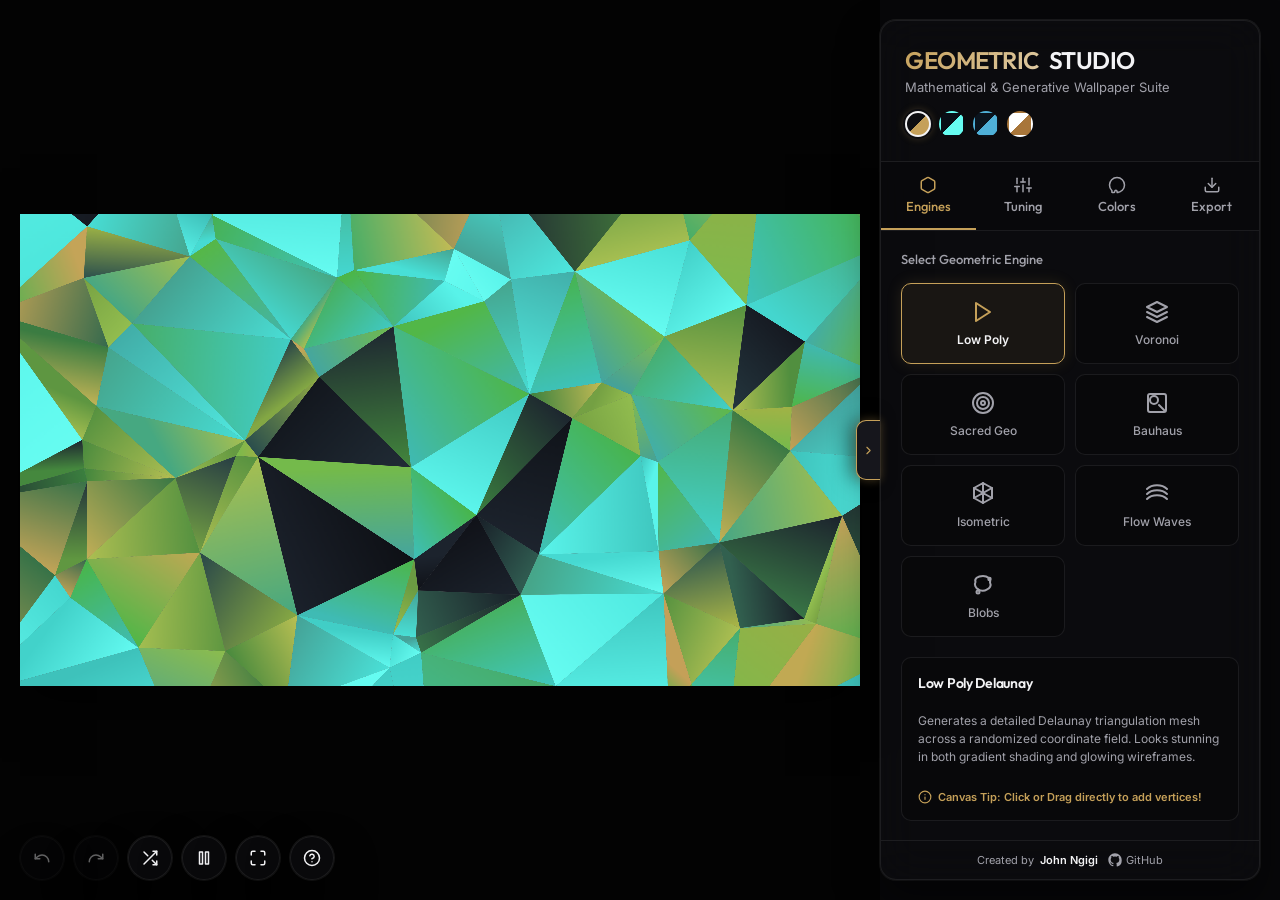
<file: index.html>
<!DOCTYPE html>
<html lang="en">
<head>
  <meta charset="UTF-8">
  <meta name="viewport" content="width=device-width, initial-scale=1.0">
  <meta name="description" content="Generate high-resolution geometric and mathematical wallpapers with ease. Customize low-poly meshes, Voronoi cells, sacred geometry, isometric art, and fluid flow fields. Export in 4K resolution and vector SVG.">
  <title>Geometric Wallpaper Studio - Premium Generative Art Engine</title>
  <link rel="icon" href="data:image/svg+xml,<svg xmlns='http://www.w3.org/2000/svg' viewBox='0 0 100 100'><polygon points='50,5 95,75 5,75' fill='%23c5a059'/></svg>">
  <link rel="stylesheet" href="styles.css">
  <!-- Defer loading of JS scripts to guarantee DOM readiness -->
  <script src="palettes.js" defer></script>
  <script src="patterns.js" defer></script>
  <script src="app.js" defer></script>
</head>
<body>

  <div class="app-container">
    
    <!-- --- INTERACTIVE ARTWORK CANVAS --- -->
    <div class="canvas-viewport" id="viewport">
      <canvas id="mainCanvas" role="img" aria-label="Generative geometric wallpaper artwork. Click or drag on the canvas to sculpt vertices."></canvas>
    </div>

    <!-- --- WORKSPACE UTILITIES (BOTTOM-LEFT FLOATING) --- -->
    <div class="workspace-controls">
      <button class="control-circle disabled" id="undoBtn" title="Undo Last Change" aria-label="Undo Last Change">
        <svg xmlns="http://www.w3.org/2000/svg" viewBox="0 0 24 24" fill="none" stroke="currentColor" stroke-width="2" stroke-linecap="round" stroke-linejoin="round">
          <path d="M3 7v6h6"></path>
          <path d="M21 17a9 9 0 0 0-9-9 9 9 0 0 0-6 2.3L3 13"></path>
        </svg>
      </button>
      <button class="control-circle disabled" id="redoBtn" title="Redo" aria-label="Redo Last Change">
        <svg xmlns="http://www.w3.org/2000/svg" viewBox="0 0 24 24" fill="none" stroke="currentColor" stroke-width="2" stroke-linecap="round" stroke-linejoin="round">
          <path d="M21 7v6h-6"></path>
          <path d="M3 17a9 9 0 0 1 9-9 9 9 0 0 1 6 2.3l3 2.7"></path>
        </svg>
      </button>
      <button class="control-circle" id="shuffleBtn" title="Shuffle Settings & Seed" aria-label="Shuffle Settings and Seed">
        <svg xmlns="http://www.w3.org/2000/svg" viewBox="0 0 24 24" fill="none" stroke="currentColor" stroke-width="2" stroke-linecap="round" stroke-linejoin="round">
          <path d="M16 3h5v5"></path>
          <path d="M4 20L21 3"></path>
          <path d="M21 16v5h-5"></path>
          <path d="M15 15l6 6"></path>
          <path d="M4 4l5 5"></path>
        </svg>
      </button>
      <button class="control-circle" id="pauseBtn" title="Pause Animation" aria-label="Pause/Resume Animation">
        <svg xmlns="http://www.w3.org/2000/svg" viewBox="0 0 24 24" fill="none" stroke="currentColor" stroke-width="2" stroke-linecap="round" stroke-linejoin="round" id="pauseIcon">
          <rect x="6" y="4" width="4" height="16"></rect>
          <rect x="14" y="4" width="4" height="16"></rect>
        </svg>
      </button>
      <button class="control-circle" id="fullScreenBtn" title="Toggle Fullscreen Mode" aria-label="Toggle Fullscreen Mode">
        <svg xmlns="http://www.w3.org/2000/svg" viewBox="0 0 24 24" fill="none" stroke="currentColor" stroke-width="2" stroke-linecap="round" stroke-linejoin="round">
          <path d="M8 3H5a2 2 0 0 0-2 2v3"></path>
          <path d="M21 8V5a2 2 0 0 0-2-2h-3"></path>
          <path d="M3 16v3a2 2 0 0 0 2 2h3"></path>
          <path d="M16 21h3a2 2 0 0 0 2-2v-3"></path>
        </svg>
      </button>
      <button class="control-circle" id="shortcutsBtn" title="Keyboard Shortcuts" aria-label="Show Keyboard Shortcuts" aria-haspopup="dialog">
        <svg xmlns="http://www.w3.org/2000/svg" viewBox="0 0 24 24" fill="none" stroke="currentColor" stroke-width="2" stroke-linecap="round" stroke-linejoin="round">
          <circle cx="12" cy="12" r="10"></circle>
          <path d="M9.09 9a3 3 0 0 1 5.83 1c0 2-3 3-3 3"></path>
          <line x1="12" y1="17" x2="12.01" y2="17"></line>
        </svg>
      </button>
    </div>

    <!-- --- KEYBOARD SHORTCUTS LEGEND (hidden by default) --- -->
    <div class="shortcuts-modal-backdrop hidden" id="shortcutsModalBackdrop">
      <div class="shortcuts-modal" role="dialog" aria-modal="true" aria-labelledby="shortcutsModalTitle">
        <div class="shortcuts-modal-header">
          <h2 id="shortcutsModalTitle">Keyboard Shortcuts</h2>
          <button class="control-circle" id="shortcutsCloseBtn" title="Close" aria-label="Close Keyboard Shortcuts">
            <svg xmlns="http://www.w3.org/2000/svg" viewBox="0 0 24 24" fill="none" stroke="currentColor" stroke-width="2" stroke-linecap="round" stroke-linejoin="round">
              <line x1="18" y1="6" x2="6" y2="18"></line>
              <line x1="6" y1="6" x2="18" y2="18"></line>
            </svg>
          </button>
        </div>
        <ul class="shortcuts-list">
          <li><kbd>Ctrl/Cmd</kbd> + <kbd>Z</kbd><span>Undo</span></li>
          <li><kbd>Ctrl/Cmd</kbd> + <kbd>Shift</kbd> + <kbd>Z</kbd><span>Redo</span></li>
          <li><kbd>S</kbd><span>Shuffle settings & palette</span></li>
          <li><kbd>P</kbd><span>Export PNG</span></li>
          <li><kbd>F</kbd><span>Toggle fullscreen</span></li>
          <li><kbd>Space</kbd><span>Pause / resume morph animation</span></li>
          <li><kbd>1</kbd>–<kbd>7</kbd><span>Select pattern engine</span></li>
          <li><kbd>?</kbd><span>Toggle this legend</span></li>
        </ul>
      </div>
    </div>

    <!-- --- FLOATING SIDEBAR DASHBOARD --- -->
    <div class="sidebar-dashboard" id="sidebar">

      <!-- Mobile bottom-sheet drag handle -->
      <div class="sheet-handle" id="sheetHandle" role="button" tabindex="0" aria-label="Minimize or expand panel">
        <div class="sheet-handle-pill"></div>
        <div class="sheet-handle-label">
          <svg xmlns="http://www.w3.org/2000/svg" viewBox="0 0 24 24" fill="none" stroke="currentColor" stroke-width="2.5" stroke-linecap="round" stroke-linejoin="round" id="sheetHandleIcon">
            <polyline points="6 9 12 15 18 9"></polyline>
          </svg>
          <span id="sheetHandleText">Hide Panel</span>
        </div>
      </div>

      <!-- Dashboard Header -->
      <div class="sidebar-header">
        <h1><span>GEOMETRIC</span> STUDIO</h1>
        <p>Mathematical & Generative Wallpaper Suite</p>

        <!-- Interface theme presets (styles the app's own UI chrome, not the wallpaper's
             color palette — that's a separate concept, handled in the Colors tab). -->
        <div class="theme-swatch-row" id="themeSwatchRow" role="radiogroup" aria-label="Interface theme">
          <button class="theme-swatch active" data-theme="midnight-gold" title="Midnight Gold (default)" aria-label="Midnight Gold theme" role="radio" aria-checked="true" style="--swatch-a:#0d0d11; --swatch-b:#c5a059;"></button>
          <button class="theme-swatch" data-theme="cyberpunk" title="Cyberpunk Neon" aria-label="Cyberpunk Neon theme" role="radio" aria-checked="false" style="--swatch-a:#080e16; --swatch-b:#66fcf1;"></button>
          <button class="theme-swatch" data-theme="ocean" title="Ocean Slate" aria-label="Ocean Slate theme" role="radio" aria-checked="false" style="--swatch-a:#0a141e; --swatch-b:#4fb0d8;"></button>
          <button class="theme-swatch" data-theme="light" title="Minimal Light" aria-label="Minimal Light theme" role="radio" aria-checked="false" style="--swatch-a:#ffffff; --swatch-b:#a8763a;"></button>
        </div>
      </div>

      <!-- Sidebar Tabs Navigation -->
      <div class="tab-navigation">
        <button class="tab-btn active" data-tab="tab-generators" title="Geometric Engine Types">
          <svg xmlns="http://www.w3.org/2000/svg" viewBox="0 0 24 24" fill="none" stroke="currentColor" stroke-width="2" stroke-linecap="round" stroke-linejoin="round">
            <path d="M21 16V8a2 2 0 0 0-1-1.73l-7-4a2 2 0 0 0-2 0l-7 4A2 2 0 0 0 3 8v8a2 2 0 0 0 1 1.73l7 4a2 2 0 0 0 2 0l7-4A2 2 0 0 0 21 16z"></path>
          </svg>
          Engines
        </button>
        <button class="tab-btn" data-tab="tab-settings" title="Engine Fine Tuning">
          <svg xmlns="http://www.w3.org/2000/svg" viewBox="0 0 24 24" fill="none" stroke="currentColor" stroke-width="2" stroke-linecap="round" stroke-linejoin="round">
            <line x1="4" y1="21" x2="4" y2="14"></line>
            <line x1="4" y1="10" x2="4" y2="3"></line>
            <line x1="12" y1="21" x2="12" y2="12"></line>
            <line x1="12" y1="8" x2="12" y2="3"></line>
            <line x1="20" y1="21" x2="20" y2="16"></line>
            <line x1="20" y1="12" x2="20" y2="3"></line>
            <line x1="1" y1="14" x2="7" y2="14"></line>
            <line x1="9" y1="8" x2="15" y2="8"></line>
            <line x1="17" y1="16" x2="23" y2="16"></line>
          </svg>
          Tuning
        </button>
        <button class="tab-btn" data-tab="tab-colors" title="Color Palettes & Harmonies">
          <svg xmlns="http://www.w3.org/2000/svg" viewBox="0 0 24 24" fill="none" stroke="currentColor" stroke-width="2" stroke-linecap="round" stroke-linejoin="round">
            <path d="M12 22C17.5228 22 22 17.5228 22 12C22 6.47715 17.5228 2 12 2C6.47715 2 2 6.47715 2 12C2 14.7255 3.09032 17.1962 4.85857 19C5.34633 19.4878 5.48512 20.2194 5.20786 20.8524L5.12727 21.0366C4.94532 21.4525 5.20708 21.9362 5.65935 21.9844C6.27598 22.0501 6.94056 22 7.5 22C8.32843 22 9 21.3284 9 20.5C9 19.6716 9.67157 19 10.5 19C11.3284 19 12 19.6716 12 20.5C12 21.3284 12.6716 22 13.5 22H12Z"></path>
          </svg>
          Colors
        </button>
        <button class="tab-btn" data-tab="tab-exports" title="Save Gallery & Download Tools">
          <svg xmlns="http://www.w3.org/2000/svg" viewBox="0 0 24 24" fill="none" stroke="currentColor" stroke-width="2" stroke-linecap="round" stroke-linejoin="round">
            <path d="M21 15v4a2 2 0 0 1-2 2H5a2 2 0 0 1-2-2v-4"></path>
            <polyline points="7 10 12 15 17 10"></polyline>
            <line x1="12" y1="15" x2="12" y2="3"></line>
          </svg>
          Export
        </button>
      </div>

      <!-- Sidebar Scrollable Tab Panels -->
      <div class="tab-content">
        
        <!-- --- PANEL 1: ENGINES --- -->
        <div class="tab-panel active" id="tab-generators">
          <div class="control-group">
            <span class="control-label" style="font-family:'Outfit'; font-size:13px; font-weight:500; color:var(--text-secondary); margin-bottom:8px;">Select Geometric Engine</span>
            <div class="pattern-grid">
              
              <div class="pattern-card active" data-pattern="lowpoly">
                <svg xmlns="http://www.w3.org/2000/svg" viewBox="0 0 24 24" fill="none" stroke="currentColor" stroke-width="2" stroke-linecap="round" stroke-linejoin="round">
                  <polygon points="5 3 19 12 5 21 5 3"></polygon>
                </svg>
                <span>Low Poly</span>
              </div>
              
              <div class="pattern-card" data-pattern="voronoi">
                <svg xmlns="http://www.w3.org/2000/svg" viewBox="0 0 24 24" fill="none" stroke="currentColor" stroke-width="2" stroke-linecap="round" stroke-linejoin="round">
                  <path d="M12 2L2 7l10 5 10-5-10-5zM2 17l10 5 10-5M2 12l10 5 10-5"></path>
                </svg>
                <span>Voronoi</span>
              </div>

              <div class="pattern-card" data-pattern="sacred">
                <svg xmlns="http://www.w3.org/2000/svg" viewBox="0 0 24 24" fill="none" stroke="currentColor" stroke-width="2" stroke-linecap="round" stroke-linejoin="round">
                  <circle cx="12" cy="12" r="10"></circle>
                  <circle cx="12" cy="12" r="6"></circle>
                  <circle cx="12" cy="12" r="2"></circle>
                </svg>
                <span>Sacred Geo</span>
              </div>

              <div class="pattern-card" data-pattern="bauhaus">
                <svg xmlns="http://www.w3.org/2000/svg" viewBox="0 0 24 24" fill="none" stroke="currentColor" stroke-width="2" stroke-linecap="round" stroke-linejoin="round">
                  <rect x="3" y="3" width="18" height="18" rx="2"></rect>
                  <circle cx="9" cy="9" r="4"></circle>
                  <line x1="14" y1="14" x2="20" y2="20"></line>
                </svg>
                <span>Bauhaus</span>
              </div>

              <div class="pattern-card" data-pattern="isometric">
                <svg xmlns="http://www.w3.org/2000/svg" viewBox="0 0 24 24" fill="none" stroke="currentColor" stroke-width="2" stroke-linecap="round" stroke-linejoin="round">
                  <polyline points="21 16 12 21 3 16 12 11 21 16"></polyline>
                  <polyline points="12 11 12 21"></polyline>
                  <polyline points="21 6 12 11 3 6 12 1 21 6"></polyline>
                  <polyline points="12 1 12 11"></polyline>
                  <polyline points="3 6 3 16"></polyline>
                  <polyline points="21 6 21 16"></polyline>
                </svg>
                <span>Isometric</span>
              </div>

              <div class="pattern-card" data-pattern="flowfields">
                <svg xmlns="http://www.w3.org/2000/svg" viewBox="0 0 24 24" fill="none" stroke="currentColor" stroke-width="2" stroke-linecap="round" stroke-linejoin="round">
                  <path d="M2 12c5-5 15-5 20 0"></path>
                  <path d="M2 7c5-5 15-5 20 0"></path>
                  <path d="M2 17c5-5 15-5 20 0"></path>
                </svg>
                <span>Flow Waves</span>
              </div>

              <div class="pattern-card" data-pattern="blobs">
                <svg xmlns="http://www.w3.org/2000/svg" viewBox="0 0 24 24" fill="none" stroke="currentColor" stroke-width="2" stroke-linecap="round" stroke-linejoin="round">
                  <path d="M12 3c4.5 0 8 2.8 7 6.5 1.5 2.8 0 6.2-3.5 7.2-2 1.5-6 1.3-8-.2C4.5 15 3 11.5 4.5 9 3.2 5.8 6.5 3 12 3z"></path>
                  <circle cx="7" cy="19" r="1.5"></circle>
                  <circle cx="18.5" cy="6" r="1.2"></circle>
                </svg>
                <span>Blobs</span>
              </div>

            </div>
          </div>

          <!-- Description and interact tip -->
          <div class="harmony-editor">
            <h4 style="font-size:14px; margin-bottom:4px;" id="engineTitle">Low Poly Delaunay</h4>
            <p style="font-size:12px; color:var(--text-secondary); line-height:1.5;" id="engineDesc">
              Generates a detailed Delaunay triangulation mesh across a randomized coordinate field. Looks stunning in both gradient shading and glowing wireframes.
            </p>
            <div style="font-size:11px; color:var(--accent); font-weight:600; display:flex; align-items:center; gap:6px; margin-top:8px;">
              <svg xmlns="http://www.w3.org/2000/svg" width="14" height="14" viewBox="0 0 24 24" fill="none" stroke="currentColor" stroke-width="2" stroke-linecap="round" stroke-linejoin="round" style="stroke:var(--accent)"><circle cx="12" cy="12" r="10"></circle><path d="M12 16v-4"></path><path d="M12 8h.01"></path></svg>
              <span>Canvas Tip: Click or Drag directly to add vertices!</span>
            </div>
          </div>
        </div>

        <!-- --- PANEL 2: TUNING --- -->
        <div class="tab-panel" id="tab-settings">
          
          <!-- Shared and dynamic density sliders -->
          <div class="control-group" id="group-density">
            <label for="slider-density">Shape Complexity / Density <span class="val-display" id="val-density">50</span></label>
            <input type="range" id="slider-density" min="10" max="250" value="50">
          </div>

          <div class="control-group" id="group-randomness">
            <label for="slider-randomness">Structural Jitter / Noise <span class="val-display" id="val-randomness">1.0</span></label>
            <input type="range" id="slider-randomness" min="0.0" max="2.0" step="0.1" value="1.0">
          </div>

          <div class="control-group" id="group-scale">
            <label for="slider-scale">Proportional Scale <span class="val-display" id="val-scale">1.0</span></label>
            <input type="range" id="slider-scale" min="0.2" max="3.0" step="0.1" value="1.0">
          </div>

          <!-- Isometric: cube size -->
          <div class="control-group" id="group-cubeSize" style="display:none;">
            <label for="slider-cubeSize">Cube Size <span class="val-display" id="val-cubeSize">36</span></label>
            <input type="range" id="slider-cubeSize" min="18" max="150" value="36">
          </div>

          <!-- Flow Waves: vertical horizon position -->
          <div class="control-group" id="group-wavePosition" style="display:none;">
            <label for="slider-wavePosition">Wave Position / Horizon <span class="val-display" id="val-wavePosition">0.55</span></label>
            <input type="range" id="slider-wavePosition" min="0.1" max="0.9" step="0.05" value="0.55">
          </div>

          <div class="control-group" id="group-strokeWidth">
            <label for="slider-strokeWidth">Stroke Grid Thickness <span class="val-display" id="val-strokeWidth">1</span></label>
            <input type="range" id="slider-strokeWidth" min="0" max="50" value="1">
          </div>

          <!-- Voronoi Spacing option -->
          <div class="control-group" id="group-cellGap" style="display:none;">
            <label for="slider-cellGap">Mosaic Border Spacing <span class="val-display" id="val-cellGap">0</span></label>
            <input type="range" id="slider-cellGap" min="0" max="10" value="0">
          </div>

          <!-- Neon Glow Intensity (visible only when neon fill is active) -->
          <div class="control-group" id="group-glowAmount" style="display:none;">
            <label for="slider-glowAmount">Neon Glow Intensity <span class="val-display" id="val-glowAmount">12</span></label>
            <input type="range" id="slider-glowAmount" min="0" max="40" value="12">
          </div>

          <!-- Filling Styles Selection -->
          <div class="control-group" id="group-fillType">
            <label for="select-fillType">Shape Color Style</label>
            <select id="select-fillType">
              <option value="solid">Flat Shading (Minimalist)</option>
              <option value="gradient" selected>Interpolated Gradients (Premium)</option>
              <option value="neon">Neon HUD Glowing Wireframe</option>
            </select>
          </div>

          <div class="control-group" id="group-shadingMode">
            <label for="select-shadingMode">Color Interpolation Grid</label>
            <select id="select-shadingMode">
              <option value="linear">Linear Angle Span</option>
              <option value="radial">Concentric Centroid Distance</option>
              <option value="noise" selected>Procedural Mathematical Noise</option>
            </select>
          </div>

          <!-- Sacred Geometry concentric details -->
          <div class="control-group" id="group-symmetry" style="display:none;">
            <label for="slider-symmetry">Reflection Symmetry Facets <span class="val-display" id="val-symmetry">12</span></label>
            <input type="range" id="slider-symmetry" min="4" max="32" value="12">
          </div>

          <div class="control-group" id="group-flowerGrid" style="display:none;">
            <div class="toggle-row">
              <label for="check-flowerGrid">Underlay Hexagonal Circle Grids</label>
              <label class="switch">
                <input type="checkbox" id="check-flowerGrid" checked aria-label="Underlay Hexagonal Circle Grids">
                <span class="slider"></span>
              </label>
            </div>
          </div>

          <!-- Bauhaus Paper Grain details -->
          <div class="control-group" id="group-grain" style="display:none;">
            <div class="toggle-row">
              <label for="check-grain">Grainy Fiber Paper Filter Overlay</label>
              <label class="switch">
                <input type="checkbox" id="check-grain" checked aria-label="Grainy Fiber Paper Filter Overlay">
                <span class="slider"></span>
              </label>
            </div>
            <label for="slider-grainAmount" class="sr-only">Grain Intensity</label>
            <input type="range" id="slider-grainAmount" min="0.1" max="2.0" step="0.1" value="1.0">
          </div>

          <!-- --- LIVE SCREEN-SAVER MORPHING --- -->
          <div class="harmony-editor">
            <h4 style="font-size:13px; font-weight:600; display:flex; justify-content:space-between; align-items:center;">
              <label for="check-morph" style="font-family:'Outfit'; font-weight:600; margin:0; cursor:pointer;">Live Screensaver Morphing</label>
              <label class="switch">
                <input type="checkbox" id="check-morph" checked aria-label="Live Screensaver Morphing">
                <span class="slider"></span>
              </label>
            </h4>
            <p style="font-size:11px; color:var(--text-secondary);">Simulates organic morph dynamics slowly drifting and rotating shape arrays.</p>
            
            <div class="control-group" style="margin-top:8px;">
              <label for="slider-morphSpeed">Morph Flow Speed <span class="val-display" id="val-morphSpeed">1.0</span></label>
              <input type="range" id="slider-morphSpeed" min="0.1" max="4.0" step="0.1" value="1.0">
            </div>

            <div class="control-group">
              <label for="slider-morphAmount">Morph Amplitude <span class="val-display" id="val-morphAmount">1.0</span></label>
              <input type="range" id="slider-morphAmount" min="0.1" max="3.0" step="0.1" value="1.0">
            </div>
          </div>

        </div>

        <!-- --- PANEL 3: COLOR SCHEMES --- -->
        <div class="tab-panel" id="tab-colors">
          
          <!-- Curated Palettes List -->
          <div class="control-group">
            <label>Pre-Coded Premium Schemes</label>
            <div class="palette-list" id="paletteList">
              <!-- JS will inject curated items dynamically here -->
            </div>
          </div>

          <!-- Color Theory Generator -->
          <div class="control-group">
            <label for="harmonySeed">Custom Seed Harmonizer</label>
            <div class="harmony-editor">
              <p style="font-size:11px; color:var(--text-secondary); margin-bottom:4px;">
                Choose a seed color and apply math color theory rules to auto-generate a balanced, stunning palette.
              </p>
              
              <div class="picker-row">
                <div class="picker-wrapper">
                  <input type="color" id="harmonySeed" value="#c5a059" aria-label="Seed Color">
                </div>
                <div class="harmony-select-wrapper">
                  <label for="harmonyRule" class="sr-only">Harmony Rule</label>
                  <select id="harmonyRule">
                    <option value="analogous" selected>Analogous (Sleek Blends)</option>
                    <option value="triadic">Triadic (Vibrant Contrast)</option>
                    <option value="complementary">Complementary (High Pop)</option>
                    <option value="split">Split Complementary</option>
                    <option value="monochromatic">Monochromatic (Smooth Tones)</option>
                  </select>
                </div>
              </div>

              <button class="btn btn-secondary" id="generatePaletteBtn" style="width: 100%;">
                <svg xmlns="http://www.w3.org/2000/svg" viewBox="0 0 24 24" fill="none" stroke="currentColor" stroke-width="2" stroke-linecap="round" stroke-linejoin="round">
                  <path d="M22 11.08V12a10 10 0 1 1-5.93-9.14"></path>
                  <polyline points="22 4 12 14.01 9 11.01"></polyline>
                </svg>
                Apply Custom Harmony
              </button>
            </div>
          </div>

          <!-- Edit-in-place color customizer for whichever palette is currently active -->
          <div class="control-group">
            <label>Customize Active Colors</label>
            <p style="font-size:11px; color:var(--text-secondary); margin-bottom:4px;">
              Fine-tune individual swatches from the active scheme. Editing a color marks the palette as custom.
            </p>
            <div class="custom-swatch-editor" id="customSwatchEditor">
              <!-- JS injects one color input per active swatch here -->
            </div>
          </div>

        </div>

        <!-- --- PANEL 4: EXPORT TOOLS --- -->
        <div class="tab-panel" id="tab-exports">
          
          <!-- Ratio presets -->
          <div class="control-group">
            <span class="control-label" style="font-family:'Outfit'; font-size:13px; font-weight:500; color:var(--text-secondary); margin-bottom:8px;">Select Workspace Aspect Ratio</span>
            <div class="export-grid">
              
              <div class="ratio-card active" data-ratio="16:9">
                <div class="ratio-icon"></div>
                <span>Desktop (16:9)</span>
                <span class="res">3840 &times; 2160 (4K UHD)</span>
              </div>
 
              <div class="ratio-card" data-ratio="9:16">
                <div class="ratio-icon mobile"></div>
                <span>Mobile (9:16)</span>
                <span class="res">1440 &times; 3200 (QHD+)</span>
              </div>
 
              <div class="ratio-card" data-ratio="4:3">
                <div class="ratio-icon tablet"></div>
                <span>Tablet (4:3)</span>
                <span class="res">2048 &times; 2732 (Retina)</span>
              </div>
 
              <div class="ratio-card" data-ratio="1:1">
                <div class="ratio-icon square"></div>
                <span>Square (1:1)</span>
                <span class="res">2048 &times; 2048 (Hi-Res)</span>
              </div>
 
            </div>
          </div>
 
          <!-- Download Action Buttons -->
          <div class="control-group">
            <span class="control-label" style="font-family:'Outfit'; font-size:13px; font-weight:500; color:var(--text-secondary); margin-bottom:8px;">Download Wallpaper Artwork</span>
            <div class="palette-list">
              <button class="btn" id="downloadPngBtn">
                <svg xmlns="http://www.w3.org/2000/svg" viewBox="0 0 24 24" fill="none" stroke="currentColor" stroke-width="2" stroke-linecap="round" stroke-linejoin="round">
                  <path d="M21 15v4a2 2 0 0 1-2 2H5a2 2 0 0 1-2-2v-4"></path>
                  <polyline points="7 10 12 15 17 10"></polyline>
                  <line x1="12" y1="15" x2="12" y2="3"></line>
                </svg>
                Download PNG (High-DPI)
              </button>
              
              <button class="btn btn-secondary" id="downloadSvgBtn">
                <svg xmlns="http://www.w3.org/2000/svg" viewBox="0 0 24 24" fill="none" stroke="currentColor" stroke-width="2" stroke-linecap="round" stroke-linejoin="round">
                  <polygon points="5 3 19 12 5 21 5 3"></polygon>
                </svg>
                Export Scalable Vector (SVG)
              </button>

              <button class="btn btn-secondary" id="copyShareLinkBtn">
                <svg xmlns="http://www.w3.org/2000/svg" viewBox="0 0 24 24" fill="none" stroke="currentColor" stroke-width="2" stroke-linecap="round" stroke-linejoin="round">
                  <path d="M10 13a5 5 0 0 0 7.54.54l3-3a5 5 0 0 0-7.07-7.07l-1.72 1.71"></path>
                  <path d="M14 11a5 5 0 0 0-7.54-.54l-3 3a5 5 0 0 0 7.07 7.07l1.71-1.71"></path>
                </svg>
                Copy Share Link
              </button>
            </div>
          </div>
 
          <!-- Gallery Favorites Container -->
          <div class="gallery-section">
            <div style="font-family:'Outfit'; font-size:13px; font-weight:500; color:var(--text-secondary); display:flex; justify-content:space-between; align-items:center; margin-bottom:8px;">
              <span>Saved Studio Creations</span>
              <button class="btn btn-secondary" id="saveGalleryBtn" style="padding: 6px 12px; font-size:11px;">
                <svg xmlns="http://www.w3.org/2000/svg" viewBox="0 0 24 24" fill="none" stroke="currentColor" stroke-width="2" stroke-linecap="round" stroke-linejoin="round" style="width:12px; height:12px;"><path d="M19 21H5a2 2 0 0 1-2-2V5a2 2 0 0 1 2-2h11l5 5v11a2 2 0 0 1-2 2z"></path><polyline points="17 21 17 13 7 13 7 21"></polyline><polyline points="7 3 7 8 15 8"></polyline></svg>
                Save Current
              </button>
            </div>
 
            <div class="gallery-grid" id="galleryGrid">
              <!-- Local storage saved files will load dynamically -->
              <div class="gallery-empty">No saved wallpapers found. Click "Save Current" above to compile one in local storage.</div>
            </div>
          </div>

        </div>

      </div>

      <!-- Credits Footer -->
      <div class="sidebar-footer">
        Created by <strong>John Ngigi</strong>
        <a href="https://github.com/ngigijohn/geometric-wallpapers" target="_blank" rel="noopener noreferrer" aria-label="View source on GitHub">
          <svg xmlns="http://www.w3.org/2000/svg" viewBox="0 0 24 24" fill="currentColor" width="14" height="14"><path d="M12 .5C5.73.5.5 5.73.5 12c0 5.08 3.29 9.39 7.86 10.91.57.1.78-.25.78-.55 0-.27-.01-1.17-.02-2.12-3.2.7-3.88-1.36-3.88-1.36-.52-1.34-1.28-1.7-1.28-1.7-1.04-.72.08-.7.08-.7 1.16.08 1.77 1.19 1.77 1.19 1.03 1.77 2.7 1.26 3.36.96.1-.75.4-1.26.73-1.55-2.56-.29-5.26-1.28-5.26-5.71 0-1.26.45-2.29 1.19-3.09-.12-.29-.52-1.47.11-3.06 0 0 .97-.31 3.18 1.18a11 11 0 0 1 5.8 0c2.2-1.49 3.17-1.18 3.17-1.18.63 1.6.23 2.77.11 3.06.74.8 1.19 1.83 1.19 3.09 0 4.44-2.71 5.42-5.28 5.7.41.36.78 1.07.78 2.16 0 1.56-.01 2.82-.01 3.2 0 .31.21.66.79.55A10.52 10.52 0 0 0 23.5 12c0-6.27-5.23-11.5-11.5-11.5Z"></path></svg>
          GitHub
        </a>
      </div>

    </div>

    <!-- Collapsible trigger tab: kept OUTSIDE #sidebar so it stays visible/clickable
         (and can re-expand the panel) even while the sidebar itself is faded out and
         pointer-events:none during its collapsed state. -->
    <div class="sidebar-collapse-trigger" id="collapseBtn" title="Hide Sidebar" role="button" tabindex="0" aria-label="Toggle Sidebar Navigation">
      <svg xmlns="http://www.w3.org/2000/svg" viewBox="0 0 24 24" fill="none" stroke="currentColor" stroke-width="2" stroke-linecap="round" stroke-linejoin="round" id="collapseIcon">
        <polyline points="9 18 15 12 9 6"></polyline>
      </svg>
    </div>

  </div>

</body>
</html>
</file>
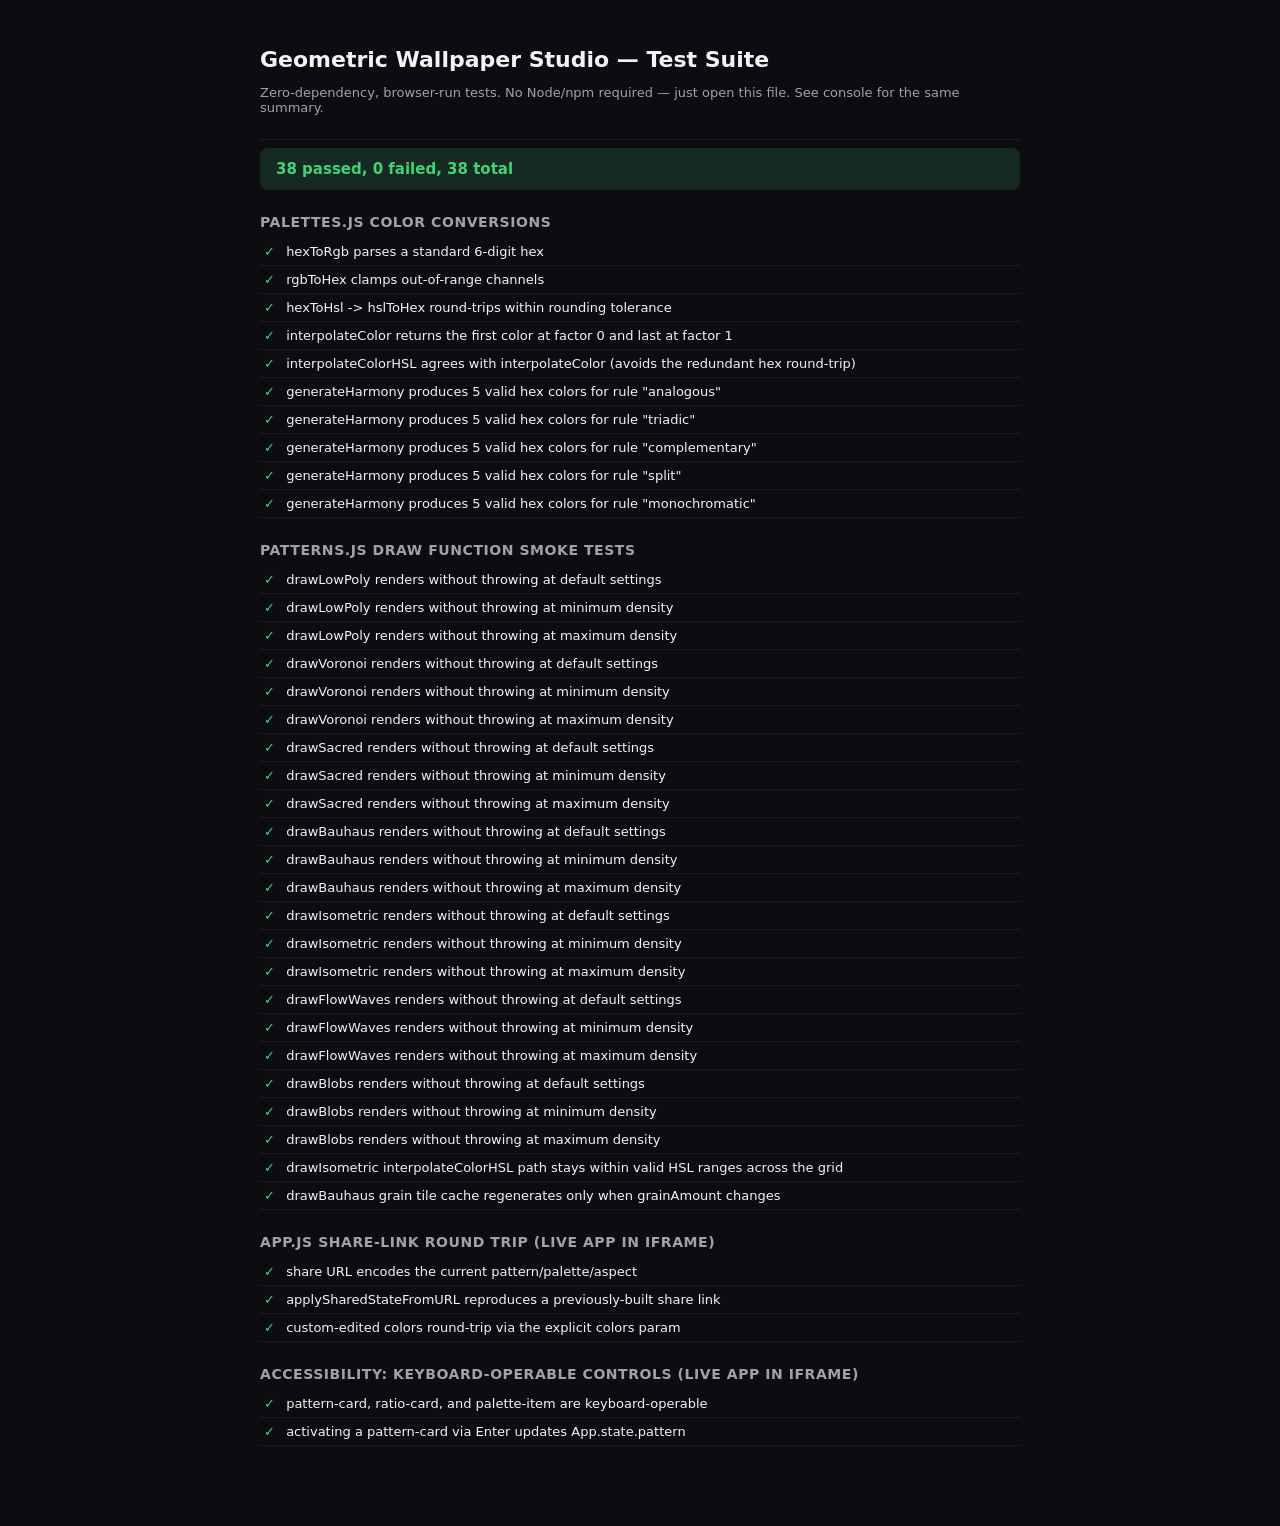
<file: tests.html>
<!DOCTYPE html>
<html lang="en">
<head>
  <meta charset="UTF-8">
  <title>Geometric Wallpaper Studio — Test Suite</title>
  <style>
    body {
      font-family: 'Inter', system-ui, sans-serif;
      background: #0d0d11;
      color: #f3f3f5;
      max-width: 760px;
      margin: 0 auto;
      padding: 32px 24px 80px;
    }
    h1 { font-size: 22px; margin-bottom: 4px; }
    p.subtitle { color: #a1a1aa; font-size: 13px; margin-bottom: 24px; }
    h2 { font-size: 14px; text-transform: uppercase; letter-spacing: 0.04em; color: #a1a1aa; margin: 24px 0 8px; }
    .summary {
      font-size: 15px;
      font-weight: 600;
      padding: 12px 16px;
      border-radius: 8px;
      margin-bottom: 16px;
    }
    .summary.all-pass { background: rgba(66, 209, 122, 0.15); color: #42d17a; }
    .summary.has-fail { background: rgba(247, 37, 133, 0.15); color: #f72585; }
    .test-result {
      font-size: 13px;
      padding: 6px 4px;
      border-bottom: 1px solid rgba(255,255,255,0.06);
    }
    .test-result .icon { display: inline-block; width: 18px; }
    .test-result.pass .icon { color: #42d17a; }
    .test-result.fail .icon { color: #f72585; }
    .test-result .error {
      margin: 4px 0 4px 22px;
      color: #f72585;
      font-family: monospace;
      font-size: 12px;
      white-space: pre-wrap;
    }
    #results { border-top: 1px solid rgba(255,255,255,0.08); padding-top: 8px; }
  </style>
</head>
<body>
  <h1>Geometric Wallpaper Studio — Test Suite</h1>
  <p class="subtitle">Zero-dependency, browser-run tests. No Node/npm required — just open this file. See console for the same summary.</p>
  <div id="results">Running tests...</div>

  <!-- App scripts under test -->
  <script src="palettes.js"></script>
  <script src="patterns.js"></script>

  <!-- Test framework + cases -->
  <script src="test-runner.js"></script>
  <script src="tests.js"></script>
</body>
</html>
</file>
<file: styles.css>
/**
 * CSS Design System for Geometric Wallpaper Generator
 * Features Outfit/Inter fonts, high-end dark mode, glassmorphic floating panels,
 * customized input ranges, neon highlights, and beautiful micro-animations.
 */

@import url('https://fonts.googleapis.com/css2?family=Outfit:wght@300;400;500;600;700&family=Inter:wght@300;400;500;600&display=swap');

/* --- INTERFACE THEME SYSTEM ---
   :root holds the default "Midnight Gold" theme. Every other preset overrides the same
   variable set via [data-theme="..."] on <html> (set by app.js / persisted to
   localStorage). Only chrome tokens are themed here — the canvas/artwork background
   (#030303 etc.) intentionally stays fixed regardless of UI theme, since it's the
   generated wallpaper's own stage, not app chrome. */
:root {
  --bg-dark: #070709;
  --bg-panel: rgba(13, 13, 17, 0.7);
  --bg-panel-solid: #0d0d11;
  --bg-active: rgba(255, 255, 255, 0.1);
  --border-glass: rgba(255, 255, 255, 0.08);
  --border-active: rgba(255, 255, 255, 0.2);
  --text-primary: #f3f3f5;
  --text-secondary: #a1a1aa;
  --accent: #c5a059; /* Luxury warm gold highlight */
  --accent-glow: rgba(197, 160, 89, 0.4);
  --glow-teal: #66fcf1;
  --glow-pink: #f72585;

  /* Recessed/"sunken" card surfaces (pattern cards, palette items, tab nav, etc.) */
  --surface-sunken: rgba(0, 0, 0, 0.2);
  --surface-sunken-strong: rgba(0, 0, 0, 0.3);
  /* Hover/interactive surface tint — lightens on dark themes, darkens on light ones */
  --surface-hover: rgba(255, 255, 255, 0.06);
  --surface-hover-strong: rgba(255, 255, 255, 0.14);
  --handle-pill: rgba(255, 255, 255, 0.35);
  --trigger-bg: #16161c;
  --trigger-bg-hover: #1f1f27;

  --sidebar-width: 380px;
  --radius-lg: 16px;
  --radius-md: 10px;
  --radius-sm: 6px;
  --transition-smooth: all 0.3s cubic-bezier(0.4, 0, 0.2, 1);
  --shadow-panel: 0 20px 40px rgba(0, 0, 0, 0.5), 0 0 0 1px var(--border-glass);
}

[data-theme="cyberpunk"] {
  --bg-dark: #05070c;
  --bg-panel: rgba(8, 14, 22, 0.72);
  --bg-panel-solid: #080e16;
  --bg-active: rgba(102, 252, 241, 0.12);
  --border-glass: rgba(102, 252, 241, 0.14);
  --border-active: rgba(102, 252, 241, 0.35);
  --text-primary: #eafffe;
  --text-secondary: #85a8a5;
  --accent: #66fcf1;
  --accent-glow: rgba(102, 252, 241, 0.4);
  --surface-sunken: rgba(0, 0, 0, 0.25);
  --surface-sunken-strong: rgba(0, 0, 0, 0.35);
  --surface-hover: rgba(102, 252, 241, 0.06);
  --surface-hover-strong: rgba(102, 252, 241, 0.14);
  --handle-pill: rgba(102, 252, 241, 0.4);
  --trigger-bg: #0a1216;
  --trigger-bg-hover: #0f1b20;
}

[data-theme="ocean"] {
  --bg-dark: #060c12;
  --bg-panel: rgba(10, 20, 30, 0.72);
  --bg-panel-solid: #0a141e;
  --bg-active: rgba(79, 176, 216, 0.12);
  --border-glass: rgba(120, 180, 210, 0.12);
  --border-active: rgba(120, 180, 210, 0.3);
  --text-primary: #eef6fa;
  --text-secondary: #8fa8b5;
  --accent: #4fb0d8;
  --accent-glow: rgba(79, 176, 216, 0.4);
  --surface-sunken: rgba(0, 0, 0, 0.22);
  --surface-sunken-strong: rgba(0, 0, 0, 0.32);
  --surface-hover: rgba(255, 255, 255, 0.06);
  --surface-hover-strong: rgba(255, 255, 255, 0.14);
  --handle-pill: rgba(255, 255, 255, 0.35);
  --trigger-bg: #0a141c;
  --trigger-bg-hover: #101e28;
}

[data-theme="light"] {
  --bg-dark: #f2f2f4;
  --bg-panel: rgba(255, 255, 255, 0.78);
  --bg-panel-solid: #ffffff;
  --bg-active: rgba(0, 0, 0, 0.06);
  --border-glass: rgba(0, 0, 0, 0.09);
  --border-active: rgba(0, 0, 0, 0.2);
  --text-primary: #17171a;
  --text-secondary: #65656d;
  --accent: #a8763a;
  --accent-glow: rgba(168, 118, 58, 0.35);
  --surface-sunken: rgba(0, 0, 0, 0.04);
  --surface-sunken-strong: rgba(0, 0, 0, 0.07);
  --surface-hover: rgba(0, 0, 0, 0.045);
  --surface-hover-strong: rgba(0, 0, 0, 0.08);
  --handle-pill: rgba(0, 0, 0, 0.22);
  --trigger-bg: #ffffff;
  --trigger-bg-hover: #f0f0f0;
}

* {
  box-sizing: border-box;
  margin: 0;
  padding: 0;
  -webkit-font-smoothing: antialiased;
}

body {
  font-family: 'Inter', sans-serif;
  background-color: var(--bg-dark);
  color: var(--text-primary);
  height: 100vh;
  overflow: hidden;
}

h1, h2, h3, h4 {
  font-family: 'Outfit', sans-serif;
  font-weight: 600;
  letter-spacing: -0.02em;
}

/* --- APP LAYOUT --- */
.app-container {
  display: flex;
  position: relative;
  width: 100vw;
  height: 100vh;
  overflow: hidden;
}

/* Canvas Viewport */
.canvas-viewport {
  flex: 1;
  min-width: 0; /* allow the flex item to shrink below its content size next to the sidebar */
  position: relative;
  height: 100%;
  display: flex;
  justify-content: center;
  align-items: center;
  background-color: #030303;
  z-index: 1;
}

#mainCanvas {
  max-width: 100%;
  max-height: 100%;
  box-shadow: 0 15px 50px rgba(0, 0, 0, 0.7);
  transition: transform 0.3s ease;
  touch-action: none;
  background-color: #050505;
}

/* Sidebar Dashboard — a real flex sibling of .canvas-viewport (not an absolutely
   positioned overlay), so the canvas never renders underneath it. Previously this was
   `position: absolute`, which left the canvas at full width behind the (semi-transparent,
   blurred) panel — visible artwork bleeding through the glass. */
.sidebar-dashboard {
  position: relative;
  flex: 0 0 var(--sidebar-width);
  width: var(--sidebar-width);
  margin: 20px 20px 20px 0;
  background: var(--bg-panel);
  backdrop-filter: blur(20px) saturate(160%);
  border: 1px solid var(--border-glass);
  border-radius: var(--radius-lg);
  box-shadow: var(--shadow-panel);
  z-index: 10;
  display: flex;
  flex-direction: column;
  overflow: hidden;
  transition: var(--transition-smooth);
}

.sidebar-dashboard.collapsed {
  flex-basis: 0;
  width: 0;
  margin-left: 0;
  margin-right: 0;
  border-width: 0;
  opacity: 0;
  pointer-events: none;
}

/* Sidebar Toggle Controls */
.ui-toggle-btn {
  position: absolute;
  top: 20px;
  right: 20px;
  width: 50px;
  height: 50px;
  border-radius: 50%;
  background: var(--bg-panel);
  backdrop-filter: blur(20px);
  border: 1px solid var(--border-glass);
  color: var(--text-primary);
  display: flex;
  justify-content: center;
  align-items: center;
  cursor: pointer;
  z-index: 11;
  box-shadow: var(--shadow-panel);
  transition: var(--transition-smooth);
}

.ui-toggle-btn:hover {
  background: var(--surface-hover-strong);
  border-color: var(--border-active);
  transform: scale(1.05);
}

/* --- SIDEBAR COMPONENTS --- */
/* Dashboard Header */
.sidebar-header {
  padding: 24px;
  border-bottom: 1px solid var(--border-glass);
  display: flex;
  flex-direction: column;
  gap: 4px;
}

.sidebar-header h1 {
  font-size: 24px;
  color: var(--text-primary);
  display: flex;
  align-items: center;
  gap: 10px;
}

.sidebar-header h1 span {
  background: linear-gradient(135deg, var(--accent) 0%, color-mix(in srgb, var(--accent) 55%, white) 100%);
  -webkit-background-clip: text;
  -webkit-text-fill-color: transparent;
}

.sidebar-header p {
  font-size: 13px;
  color: var(--text-secondary);
}

/* Interface theme presets */
.theme-swatch-row {
  display: flex;
  gap: 8px;
  margin-top: 12px;
}

.theme-swatch {
  width: 26px;
  height: 26px;
  border-radius: 50%;
  padding: 0;
  cursor: pointer;
  border: 2px solid transparent;
  background: linear-gradient(135deg, var(--swatch-a) 50%, var(--swatch-b) 50%);
  transition: var(--transition-smooth);
}

.theme-swatch:hover {
  transform: scale(1.1);
}

.theme-swatch.active {
  border-color: var(--text-primary);
  box-shadow: 0 0 0 2px var(--bg-panel-solid), 0 0 8px var(--accent-glow);
}

/* Credits Footer */
.sidebar-footer {
  flex-shrink: 0;
  padding: 12px 20px;
  border-top: 1px solid var(--border-glass);
  display: flex;
  align-items: center;
  justify-content: center;
  gap: 6px;
  font-size: 11px;
  color: var(--text-secondary);
}

.sidebar-footer strong {
  color: var(--text-primary);
  font-weight: 600;
}

.sidebar-footer a {
  display: inline-flex;
  align-items: center;
  gap: 4px;
  margin-left: 4px;
  color: var(--text-secondary);
  text-decoration: none;
  transition: var(--transition-smooth);
}

.sidebar-footer a:hover {
  color: var(--accent);
}

.sidebar-footer a svg {
  fill: currentColor;
}

/* Tab Navigation */
.tab-navigation {
  display: flex;
  border-bottom: 1px solid var(--border-glass);
  background: var(--surface-sunken);
}

.tab-btn {
  flex: 1;
  padding: 14px 0;
  font-family: 'Outfit', sans-serif;
  font-size: 13px;
  font-weight: 500;
  color: var(--text-secondary);
  background: none;
  border: none;
  border-bottom: 2px solid transparent;
  cursor: pointer;
  transition: var(--transition-smooth);
  display: flex;
  flex-direction: column;
  align-items: center;
  gap: 4px;
}

.tab-btn svg {
  width: 18px;
  height: 18px;
  stroke: var(--text-secondary);
  transition: var(--transition-smooth);
}

.tab-btn:hover {
  color: var(--text-primary);
}

.tab-btn:hover svg {
  stroke: var(--text-primary);
}

.tab-btn.active {
  color: var(--accent);
  border-bottom-color: var(--accent);
}

.tab-btn.active svg {
  stroke: var(--accent);
}

/* Tab Panels Content Scroll */
.tab-content {
  flex: 1;
  overflow-y: auto;
  padding: 20px;
  display: flex;
  flex-direction: column;
  gap: 24px;
}

.tab-panel {
  display: none;
  flex-direction: column;
  gap: 20px;
}

.tab-panel.active {
  display: flex;
}

/* Custom Scrollbar for Sidebar Panel */
.tab-content::-webkit-scrollbar {
  width: 6px;
}
.tab-content::-webkit-scrollbar-track {
  background: var(--surface-sunken);
}
.tab-content::-webkit-scrollbar-thumb {
  background: var(--surface-hover-strong);
  border-radius: var(--radius-sm);
}
.tab-content::-webkit-scrollbar-thumb:hover {
  background: var(--border-active);
}

/* --- CONTROL MODULES --- */
.control-group {
  display: flex;
  flex-direction: column;
  gap: 8px;
}

.control-group label {
  font-family: 'Outfit', sans-serif;
  font-size: 13px;
  font-weight: 500;
  color: var(--text-secondary);
  display: flex;
  justify-content: space-between;
  align-items: center;
}

.control-group label .val-display {
  color: var(--accent);
  font-weight: 600;
}

/* Grid Selections (Pattern Engines) */
.pattern-grid {
  display: grid;
  grid-template-columns: repeat(2, 1fr);
  gap: 10px;
}

.pattern-card {
  background: var(--surface-sunken);
  border: 1px solid var(--border-glass);
  border-radius: var(--radius-md);
  padding: 16px 12px;
  display: flex;
  flex-direction: column;
  align-items: center;
  gap: 8px;
  cursor: pointer;
  transition: var(--transition-smooth);
  text-align: center;
}

.pattern-card svg {
  width: 24px;
  height: 24px;
  stroke: var(--text-secondary);
  transition: var(--transition-smooth);
}

.pattern-card span {
  font-size: 12px;
  font-weight: 500;
  color: var(--text-secondary);
  transition: var(--transition-smooth);
}

.pattern-card:hover {
  background: var(--surface-hover);
  border-color: var(--border-active);
}

.pattern-card.active {
  background: color-mix(in srgb, var(--accent) 8%, transparent);
  border-color: var(--accent);
  box-shadow: 0 0 15px color-mix(in srgb, var(--accent) 15%, transparent);
}

.pattern-card.active svg {
  stroke: var(--accent);
}

.pattern-card.active span {
  color: var(--text-primary);
  font-weight: 600;
}

/* Range Inputs */
input[type="range"] {
  -webkit-appearance: none;
  width: 100%;
  height: 6px;
  border-radius: 3px;
  background: var(--surface-hover-strong);
  outline: none;
  transition: var(--transition-smooth);
}

input[type="range"]::-webkit-slider-thumb {
  -webkit-appearance: none;
  appearance: none;
  width: 16px;
  height: 16px;
  border-radius: 50%;
  background: var(--text-primary);
  border: 2px solid var(--accent);
  cursor: pointer;
  box-shadow: 0 0 10px var(--accent-glow);
  transition: var(--transition-smooth);
}

input[type="range"]::-webkit-slider-thumb:hover {
  background: var(--accent);
  transform: scale(1.15);
}

/* Select Dropdown */
select {
  background: var(--surface-sunken-strong);
  border: 1px solid var(--border-glass);
  border-radius: var(--radius-md);
  padding: 10px 14px;
  color: var(--text-primary);
  font-family: inherit;
  font-size: 13px;
  outline: none;
  cursor: pointer;
  transition: var(--transition-smooth);
  width: 100%;
}

select:hover {
  border-color: var(--border-active);
}

select:focus {
  border-color: var(--accent);
  box-shadow: 0 0 10px var(--accent-glow);
}

/* Switch & Toggles */
.toggle-row {
  display: flex;
  justify-content: space-between;
  align-items: center;
  padding: 4px 0;
}

.toggle-row span {
  font-size: 13px;
  color: var(--text-secondary);
}

.switch {
  position: relative;
  display: inline-block;
  width: 44px;
  height: 22px;
}

.switch input {
  opacity: 0;
  width: 0;
  height: 0;
}

.slider {
  position: absolute;
  cursor: pointer;
  top: 0;
  left: 0;
  right: 0;
  bottom: 0;
  background-color: var(--surface-hover-strong);
  transition: .4s;
  border-radius: 22px;
  border: 1px solid var(--border-glass);
}

.slider:before {
  position: absolute;
  content: "";
  height: 14px;
  width: 14px;
  left: 3px;
  bottom: 3px;
  background-color: var(--text-secondary);
  transition: .4s;
  border-radius: 50%;
}

input:checked + .slider {
  background-color: color-mix(in srgb, var(--accent) 20%, transparent);
  border-color: var(--accent);
}

input:checked + .slider:before {
  transform: translateX(22px);
  background-color: var(--accent);
}

/* --- PALETTE SYSTEM CONTROLS --- */
.palette-list {
  display: flex;
  flex-direction: column;
  gap: 10px;
}

.palette-item {
  background: var(--surface-sunken);
  border: 1px solid var(--border-glass);
  border-radius: var(--radius-md);
  padding: 12px;
  cursor: pointer;
  transition: var(--transition-smooth);
  display: flex;
  flex-direction: column;
  gap: 8px;
}

.palette-item:hover {
  border-color: var(--border-active);
  background: var(--surface-hover);
}

.palette-item.active {
  border-color: var(--accent);
  background: color-mix(in srgb, var(--accent) 5%, transparent);
}

.palette-meta {
  display: flex;
  justify-content: space-between;
  align-items: center;
}

.palette-name {
  font-size: 12px;
  font-weight: 600;
  color: var(--text-primary);
}

.palette-swatches {
  display: flex;
  border-radius: var(--radius-sm);
  overflow: hidden;
  height: 24px;
  width: 100%;
}

.swatch {
  flex: 1;
  height: 100%;
}

/* Edit-in-place swatch color pickers (Customize Active Colors) */
.custom-swatch-editor {
  display: flex;
  flex-wrap: wrap;
  gap: 8px;
}

.custom-swatch-editor .picker-wrapper {
  width: 32px;
  height: 32px;
}

/* Color Harmonizer and Picker Box */
.harmony-editor {
  background: var(--surface-sunken);
  border: 1px solid var(--border-glass);
  border-radius: var(--radius-md);
  padding: 16px;
  display: flex;
  flex-direction: column;
  gap: 16px;
}

.picker-row {
  display: flex;
  gap: 12px;
  align-items: center;
}

.picker-wrapper {
  position: relative;
  width: 44px;
  height: 44px;
  border-radius: var(--radius-md);
  overflow: hidden;
  border: 1px solid var(--border-glass);
}

.picker-wrapper input[type="color"] {
  position: absolute;
  top: -10px;
  left: -10px;
  width: 64px;
  height: 64px;
  border: none;
  cursor: pointer;
}

.harmony-select-wrapper {
  flex: 1;
}

/* Custom Action Buttons */
.btn {
  background: var(--text-primary);
  color: var(--bg-dark);
  font-family: 'Outfit', sans-serif;
  font-size: 13px;
  font-weight: 600;
  border: none;
  border-radius: var(--radius-md);
  padding: 12px 18px;
  cursor: pointer;
  display: flex;
  align-items: center;
  justify-content: center;
  gap: 8px;
  transition: var(--transition-smooth);
}

.btn svg {
  width: 16px;
  height: 16px;
  stroke: var(--bg-dark);
}

.btn:hover {
  background: var(--accent);
  box-shadow: 0 5px 15px var(--accent-glow);
  transform: translateY(-1px);
}

.btn-secondary {
  background: var(--surface-hover);
  color: var(--text-primary);
  border: 1px solid var(--border-glass);
}

.btn-secondary svg {
  stroke: var(--text-primary);
}

.btn-secondary:hover {
  background: var(--surface-hover-strong);
  border-color: var(--border-active);
  box-shadow: none;
}

.btn-danger {
  background: rgba(230, 57, 70, 0.15);
  color: #ff4d6d;
  border: 1px solid rgba(230, 57, 70, 0.3);
}

.btn-danger svg {
  stroke: #ff4d6d;
}

.btn-danger:hover {
  background: #e63946;
  color: #ffffff;
  box-shadow: 0 5px 15px rgba(230, 57, 70, 0.3);
}

.buttons-row {
  display: grid;
  grid-template-columns: repeat(2, 1fr);
  gap: 10px;
}

.buttons-row .btn {
  padding: 10px;
}

/* --- EXPORT PANEL DETAILS --- */
.export-grid {
  display: grid;
  grid-template-columns: repeat(2, 1fr);
  gap: 10px;
}

.ratio-card {
  background: var(--surface-sunken);
  border: 1px solid var(--border-glass);
  border-radius: var(--radius-md);
  padding: 14px 10px;
  display: flex;
  flex-direction: column;
  align-items: center;
  gap: 6px;
  cursor: pointer;
  transition: var(--transition-smooth);
}

.ratio-icon {
  width: 24px;
  height: 28px;
  border: 2px solid var(--text-secondary);
  border-radius: 3px;
  transition: var(--transition-smooth);
}

.ratio-icon.square { width: 24px; height: 24px; }
.ratio-icon.mobile { width: 16px; height: 28px; }
.ratio-icon.tablet { width: 22px; height: 28px; }

.ratio-card:hover {
  background: var(--surface-hover);
}

.ratio-card.active {
  border-color: var(--accent);
  background: color-mix(in srgb, var(--accent) 8%, transparent);
}

.ratio-card.active .ratio-icon {
  border-color: var(--accent);
}

.ratio-card span {
  font-size: 11px;
  color: var(--text-secondary);
}

.ratio-card.active span {
  color: var(--text-primary);
  font-weight: 500;
}

.ratio-card .res {
  font-size: 10px;
  opacity: 0.6;
}

/* --- HISTORY & GALLERY PANELS --- */
.gallery-section {
  display: flex;
  flex-direction: column;
  gap: 12px;
}

.gallery-grid {
  display: grid;
  grid-template-columns: repeat(2, 1fr);
  gap: 10px;
  max-height: 250px;
  overflow-y: auto;
  padding-right: 4px;
}

.gallery-card {
  background: var(--surface-sunken-strong);
  border: 1px solid var(--border-glass);
  border-radius: var(--radius-md);
  aspect-ratio: 16/10;
  position: relative;
  overflow: hidden;
  cursor: pointer;
  transition: var(--transition-smooth);
}

.gallery-card img {
  width: 100%;
  height: 100%;
  object-fit: cover;
}

.gallery-card:hover {
  border-color: var(--border-active);
  transform: translateY(-2px);
}

.gallery-card .card-actions {
  position: absolute;
  top: 0;
  left: 0;
  right: 0;
  bottom: 0;
  background: rgba(0, 0, 0, 0.65);
  display: flex;
  justify-content: center;
  align-items: center;
  gap: 12px;
  opacity: 0;
  transition: var(--transition-smooth);
}

.gallery-card:hover .card-actions {
  opacity: 1;
}

.action-icon {
  width: 32px;
  height: 32px;
  border-radius: 50%;
  background: rgba(255, 255, 255, 0.15);
  border: 1px solid rgba(255, 255, 255, 0.2);
  display: flex;
  justify-content: center;
  align-items: center;
  cursor: pointer;
  transition: var(--transition-smooth);
}

.action-icon svg {
  width: 14px;
  height: 14px;
  stroke: #ffffff;
}

.action-icon:hover {
  background: var(--accent);
  border-color: var(--accent);
}

.action-icon:hover svg {
  stroke: var(--bg-dark);
}

.action-icon.del-btn:hover {
  background: #e63946;
  border-color: #e63946;
}

.action-icon.del-btn:hover svg {
  stroke: #ffffff;
}

/* Empty gallery prompt */
.gallery-empty {
  grid-column: span 2;
  text-align: center;
  padding: 30px 10px;
  font-size: 12px;
  color: var(--text-secondary);
  border: 1px dashed var(--border-glass);
  border-radius: var(--radius-md);
}

/* --- QUICK WORKSPACE UTILITIES --- */
.workspace-controls {
  position: absolute;
  left: 20px;
  bottom: 20px;
  display: flex;
  gap: 10px;
  z-index: 10;
}

.control-circle {
  width: 44px;
  height: 44px;
  border-radius: 50%;
  background: var(--bg-panel);
  backdrop-filter: blur(20px);
  border: 1px solid var(--border-glass);
  color: var(--text-primary);
  display: flex;
  justify-content: center;
  align-items: center;
  cursor: pointer;
  box-shadow: var(--shadow-panel);
  transition: var(--transition-smooth);
}

.control-circle svg {
  width: 18px;
  height: 18px;
  stroke: var(--text-primary);
}

.control-circle:hover {
  background: var(--surface-hover-strong);
  border-color: var(--border-active);
  transform: scale(1.05);
}

.control-circle.disabled {
  opacity: 0.4;
  pointer-events: none;
}

/* --- COLLAPSE BUTTON INTEGRATED ON SIDEBAR --- */
/* Positioned relative to .app-container (not .sidebar-dashboard) and placed after it
   in the DOM, so it stays visible and clickable even while the sidebar itself is faded
   out / pointer-events:none in its collapsed state — otherwise there'd be no way to
   bring the panel back once collapsed. */
.sidebar-collapse-trigger {
  position: absolute;
  top: 50%;
  right: calc(var(--sidebar-width) + 20px);
  transform: translateY(-50%);
  width: 24px;
  height: 60px;
  /* Solid (not the sidebar's translucent glass) + an accent-tinted border so this stays
     legible against the near-black canvas backdrop it sits on top of. */
  background: var(--trigger-bg);
  border: 1px solid var(--accent);
  border-right: none;
  border-radius: var(--radius-md) 0 0 var(--radius-md);
  display: flex;
  justify-content: center;
  align-items: center;
  cursor: pointer;
  box-shadow: -6px 0 20px rgba(0, 0, 0, 0.5), 0 0 10px var(--accent-glow);
  transition: var(--transition-smooth);
  z-index: 15;
}

.sidebar-collapse-trigger:hover {
  background: var(--trigger-bg-hover);
  box-shadow: -6px 0 20px rgba(0, 0, 0, 0.5), 0 0 16px var(--accent-glow);
}

/* Slide the tab to the screen edge to match the sidebar sliding away */
#sidebar.collapsed ~ .sidebar-collapse-trigger {
  right: 0;
}

.sidebar-collapse-trigger svg {
  width: 13px;
  height: 13px;
  stroke: var(--accent);
  transition: var(--transition-smooth);
}

.sidebar-collapse-trigger:hover svg {
  stroke: var(--text-primary);
}

/* --- MOBILE BOTTOM-SHEET HANDLE --- */
.sheet-handle {
  display: none; /* hidden on desktop, shown via media query */
  flex-direction: column;
  justify-content: center;
  align-items: center;
  gap: 4px;
  padding: 8px 0 6px;
  cursor: pointer;
  flex-shrink: 0;
  /* "none" (not "manipulation") so the browser never hijacks the vertical drag as a
     page pan mid-gesture — that hijack fires pointercancel instead of pointerup and
     breaks both tap-to-toggle and drag-to-resize on touch devices. */
  touch-action: none;
  border-bottom: 1px solid var(--border-glass);
  background: var(--surface-hover);
}

.sheet-handle-pill {
  width: 44px;
  height: 5px;
  background: var(--handle-pill);
  border-radius: 3px;
  transition: background 0.2s ease;
}

.sheet-handle-label {
  display: flex;
  align-items: center;
  gap: 5px;
  font-family: 'Outfit', sans-serif;
  font-size: 11px;
  font-weight: 600;
  letter-spacing: 0.02em;
  color: var(--accent);
  text-transform: uppercase;
}

.sheet-handle-label svg {
  width: 14px;
  height: 14px;
  stroke: var(--accent);
  transition: transform 0.3s ease;
}

.sheet-handle:active .sheet-handle-pill {
  background: var(--accent);
}

/* Responsive sidebars */
@media(max-width: 900px) {
  .app-container {
    flex-direction: column;
  }

  .canvas-viewport {
    /* Reserve the top portion for the canvas */
    flex: 0 0 auto;
    height: 52vh;
    width: 100%;
    padding: 10px;
  }

  #mainCanvas {
    max-width: 100%;
    max-height: 100%;
  }

  .sheet-handle {
    display: flex;
  }

  .canvas-viewport {
    transition: height 0.35s cubic-bezier(0.4, 0, 0.2, 1);
  }

  .sidebar-dashboard {
    position: relative;
    top: auto;
    right: auto;
    bottom: auto;
    left: auto;
    width: 100%;
    flex: 1 1 auto;
    min-height: 0;
    border-radius: var(--radius-lg) var(--radius-lg) 0 0;
    border-bottom: none;
    overflow: hidden;
    transition: height 0.25s cubic-bezier(0.4, 0, 0.2, 1);
  }

  /* Disable transitions while the user is actively dragging the handle */
  .app-container.dragging .canvas-viewport,
  .app-container.dragging .sidebar-dashboard {
    transition: none;
  }

  /* --- MINIMIZED STATE (class toggled on .app-container by JS) --- */
  /* Canvas grows to take almost the whole screen */
  .app-container.panel-collapsed .canvas-viewport {
    height: calc(100vh - 58px);
  }

  /* Panel shrinks to just show the handle bar.
     JS also drives height via inline styles (applyHeights); these are CSS fallbacks. */
  .app-container.panel-collapsed .sidebar-dashboard {
    flex: 0 0 58px;
    height: 58px;
    min-height: 58px;
    max-height: 58px;
    overflow: hidden;
  }

  /* Flip the chevron + swap label when collapsed */
  .app-container.panel-collapsed .sheet-handle-label svg {
    transform: rotate(180deg);
  }

  .sidebar-collapse-trigger {
    display: none;
  }

  /* Move workspace buttons to top-left so they don't overlap canvas */
  .workspace-controls {
    top: 10px;
    bottom: auto;
    left: 10px;
  }

  .control-circle {
    width: 36px;
    height: 36px;
  }

  .control-circle svg {
    width: 15px;
    height: 15px;
  }
}

/* Screen reader only utility to visually hide elements while keeping them accessible */
.sr-only {
  position: absolute;
  width: 1px;
  height: 1px;
  padding: 0;
  margin: -1px;
  overflow: hidden;
  clip: rect(0, 0, 0, 0);
  white-space: nowrap;
  border: 0;
}

/* --- KEYBOARD FOCUS VISIBILITY --- */
/* Cards/icons are plain divs made keyboard-operable via role="button"+tabindex; give
   them the same glow language already used for select:focus so Tab-navigation is visible. */
.pattern-card:focus-visible,
.ratio-card:focus-visible,
.palette-item:focus-visible,
.action-icon:focus-visible,
.tab-btn:focus-visible,
.control-circle:focus-visible,
.btn:focus-visible,
.theme-swatch:focus-visible,
.sidebar-footer a:focus-visible,
#mainCanvas:focus-visible {
  outline: 2px solid var(--accent);
  outline-offset: 2px;
  box-shadow: 0 0 10px var(--accent-glow);
}

/* --- KEYBOARD SHORTCUTS LEGEND MODAL --- */
.shortcuts-modal-backdrop {
  position: fixed;
  inset: 0;
  background: rgba(0, 0, 0, 0.6);
  backdrop-filter: blur(4px);
  display: flex;
  align-items: center;
  justify-content: center;
  z-index: 100;
}

.shortcuts-modal-backdrop.hidden {
  display: none;
}

.shortcuts-modal {
  background: var(--bg-panel-solid);
  border: 1px solid var(--border-glass);
  border-radius: var(--radius-lg);
  box-shadow: var(--shadow-panel);
  padding: 24px;
  width: min(420px, 90vw);
  max-height: 80vh;
  overflow-y: auto;
}

.shortcuts-modal-header {
  display: flex;
  align-items: center;
  justify-content: space-between;
  margin-bottom: 16px;
}

.shortcuts-modal-header h2 {
  font-family: 'Outfit', sans-serif;
  font-size: 18px;
  font-weight: 600;
}

.shortcuts-modal-header .control-circle {
  position: static;
  width: 32px;
  height: 32px;
}

.shortcuts-list {
  list-style: none;
  display: flex;
  flex-direction: column;
  gap: 10px;
}

.shortcuts-list li {
  display: flex;
  align-items: center;
  gap: 8px;
  font-size: 13px;
  color: var(--text-secondary);
}

.shortcuts-list li span {
  margin-left: auto;
  text-align: right;
  color: var(--text-primary);
}

.shortcuts-list kbd {
  background: var(--bg-active);
  border: 1px solid var(--border-glass);
  border-radius: var(--radius-sm);
  padding: 2px 7px;
  font-family: 'Inter', monospace;
  font-size: 12px;
  color: var(--text-primary);
}
</file>
